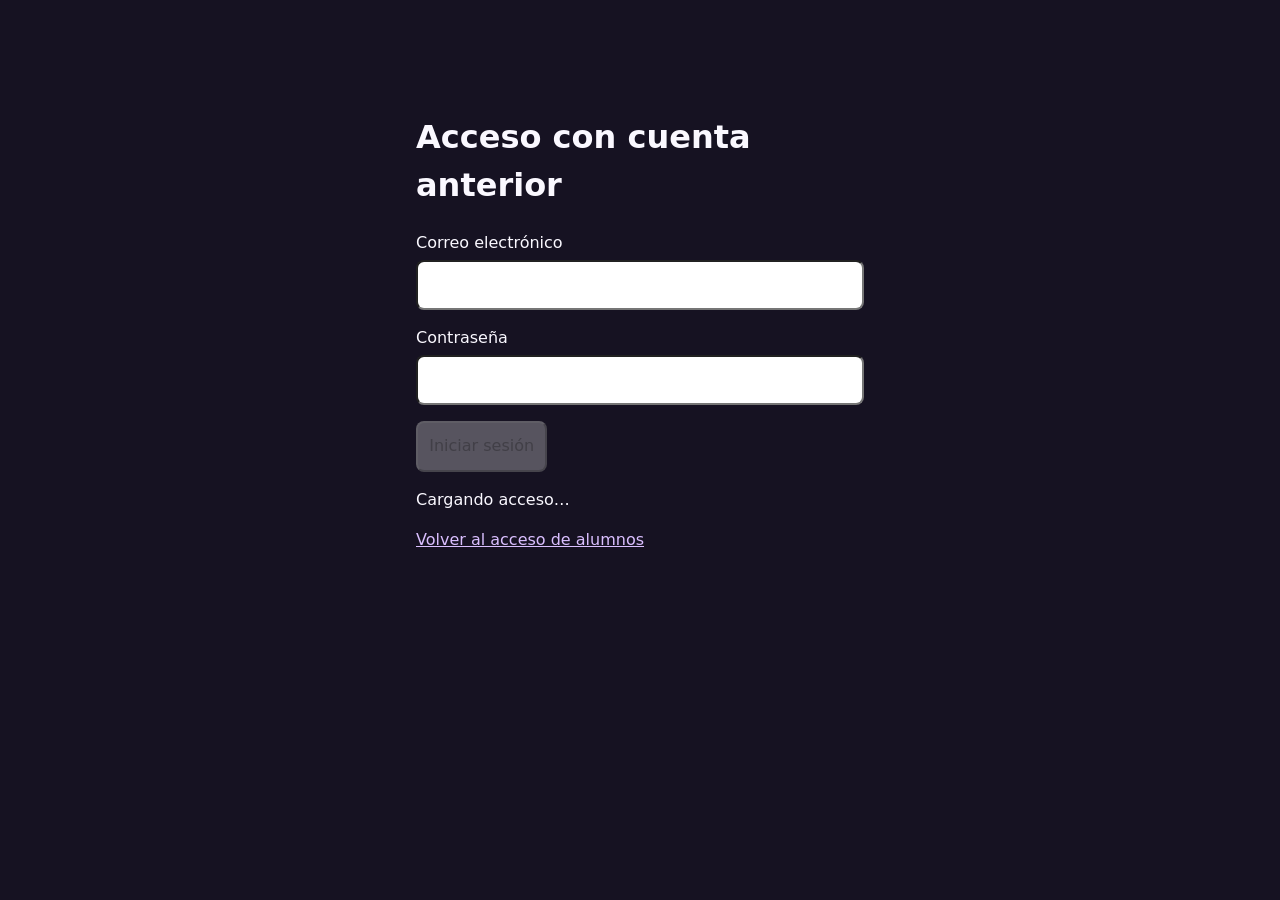
<file: acceso-anterior.html>
<!doctype html>
<html lang="es"><meta charset="utf-8"><meta name="viewport" content="width=device-width,initial-scale=1"><title>Acceso anterior · Invest Capital</title>
<style>body{max-width:28rem;margin:8vh auto;padding:1.25rem;background:#161222;color:#faf8ff;font:1rem/1.5 system-ui}label,input{display:block}input,button{box-sizing:border-box;padding:.7rem;font:inherit;border-radius:.5rem}input{width:100%;margin:.3rem 0 1rem}a{color:#dabfff}</style>
<main><h1>Acceso con cuenta anterior</h1><form id="login" method="post"><label>Correo electrónico<input id="email" type="email" autocomplete="username" required></label><label>Contraseña<input id="password" type="password" autocomplete="current-password" required></label><button disabled>Iniciar sesión</button></form><p id="status" role="status">Cargando acceso…</p><a href="index.html?login=1">Volver al acceso de alumnos</a></main>
<script type="module">
import {getFirebaseAuth,ADMIN_EMAIL} from './backend.js?v=95';
const form=document.getElementById('login'), button=form.querySelector('button'), status=document.getElementById('status');
form.onsubmit=async event=>{
  event.preventDefault();
  if(button.disabled)return;
  button.disabled=true; status.textContent='Comprobando la cuenta…';
  try{
    const email=document.getElementById('email').value.trim();
    if(email.toLowerCase()===ADMIN_EMAIL.toLowerCase())throw Error();
    const f=await getFirebaseAuth();
    await f.Auth.signInWithEmailAndPassword(f.auth,email,document.getElementById('password').value);
    form.reset();location.replace('app.html');
  }catch{status.textContent='No se pudo iniciar sesión. Revisa tus datos y tu conexión.';button.disabled=false;}
};
button.disabled=false;status.textContent='';
</script></html>
</file>
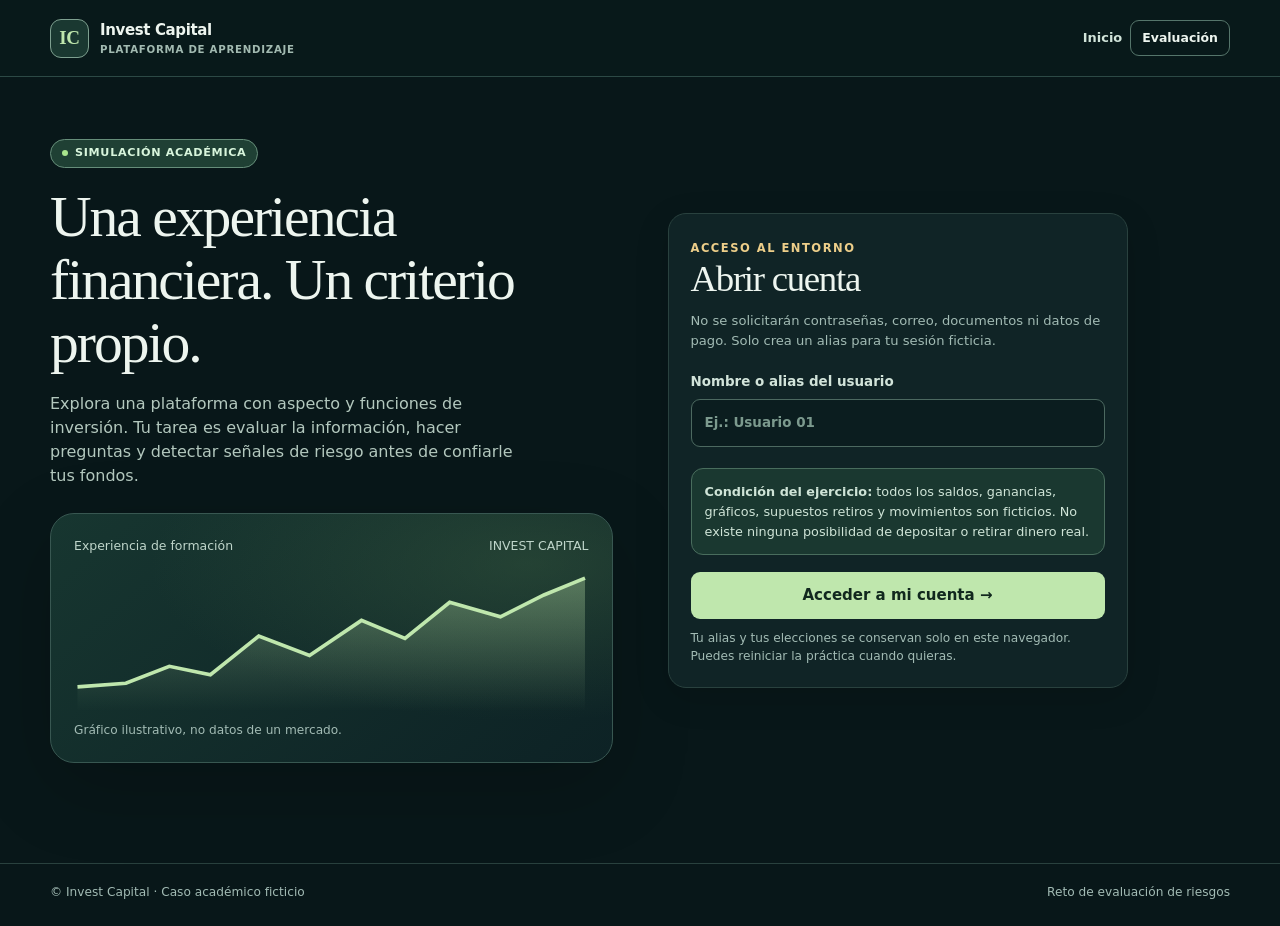
<file: acceso.html>
<!doctype html><html lang="es"><head><meta charset="utf-8"><meta name="viewport" content="width=device-width,initial-scale=1"><meta name="theme-color" content="#081719"><meta name="description" content="Acceso sin datos personales al caso práctico de Invest Capital."><title>Acceso | Invest Capital — Aula</title><link rel="stylesheet" href="./estilo.css"></head><body>
<header class="site-header"><nav class="wrap nav"><a class="brand" href="./index.html"><span class="brand-mark">IC</span><span>Invest Capital<small>PLATAFORMA DE APRENDIZAJE</small></span></a><div class="nav-actions"><a class="optional" href="./index.html">Inicio</a><a class="btn outline" href="./aula.html">Evaluación</a></div></nav></header>
<main class="wrap intro"><div><span class="pill"><span class="dot"></span> Simulación académica</span><h1>Una experiencia financiera. Un criterio propio.</h1><p class="lead">Explora una plataforma con aspecto y funciones de inversión. Tu tarea es evaluar la información, hacer preguntas y detectar señales de riesgo antes de confiarle tus fondos.</p><div class="visual" style="margin-top:25px;min-height:0;padding:23px"><div class="mock-head"><span>Experiencia de formación</span><span>INVEST CAPITAL</span></div><svg class="sparkline" viewBox="0 0 420 120" role="img" aria-label="Gráfica hipotética de crecimiento con fluctuaciones"><defs><linearGradient id="linefill" x1="0" y1="0" x2="0" y2="1"><stop stop-color="#bfe7ad" stop-opacity=".35"/><stop offset="1" stop-color="#bfe7ad" stop-opacity="0"/></linearGradient></defs><path d="M0 100 L40 97 L76 83 L110 90 L150 58 L192 74 L235 45 L271 60 L308 30 L350 42 L386 24 L420 10 L420 120 L0 120Z" fill="url(#linefill)"/><path d="M0 100 L40 97 L76 83 L110 90 L150 58 L192 74 L235 45 L271 60 L308 30 L350 42 L386 24 L420 10" fill="none" stroke="#bfe7ad" stroke-width="3"/></svg><p class="hint">Gráfico ilustrativo, no datos de un mercado.</p></div></div>
<section class="box access-card" aria-labelledby="login-title"><span class="eyebrow">Acceso al entorno</span><h2 id="login-title">Abrir cuenta</h2><p class="muted small" style="margin-top:12px">No se solicitarán contraseñas, correo, documentos ni datos de pago. Solo crea un alias para tu sesión ficticia.</p><form id="start-form"><label class="field" for="alias">Nombre o alias del usuario<input id="alias" name="alias" placeholder="Ej.: Usuario 01" maxlength="32" minlength="2" autocomplete="off" required></label><div class="notice"><strong>Condición del ejercicio:</strong> todos los saldos, ganancias, gráficos, supuestos retiros y movimientos son ficticios. No existe ninguna posibilidad de depositar o retirar dinero real.</div><button class="btn" type="submit">Acceder a mi cuenta →</button></form><p class="hint">Tu alias y tus elecciones se conservan solo en este navegador. Puedes reiniciar la práctica cuando quieras.</p></section></main>
<footer class="footer"><div class="wrap"><span>© Invest Capital · Caso académico ficticio</span><a href="./aula.html">Reto de evaluación de riesgos</a></div></footer>
<script>const form=document.getElementById('start-form');const alias=document.getElementById('alias');const prior=localStorage.getItem('ic-alias');if(prior)alias.value=prior;form.addEventListener('submit',e=>{e.preventDefault();const v=alias.value.trim().slice(0,32);if(v.length<2)return;localStorage.setItem('ic-alias',v);location.href='./panel.html';});</script>
</body></html>
</file>
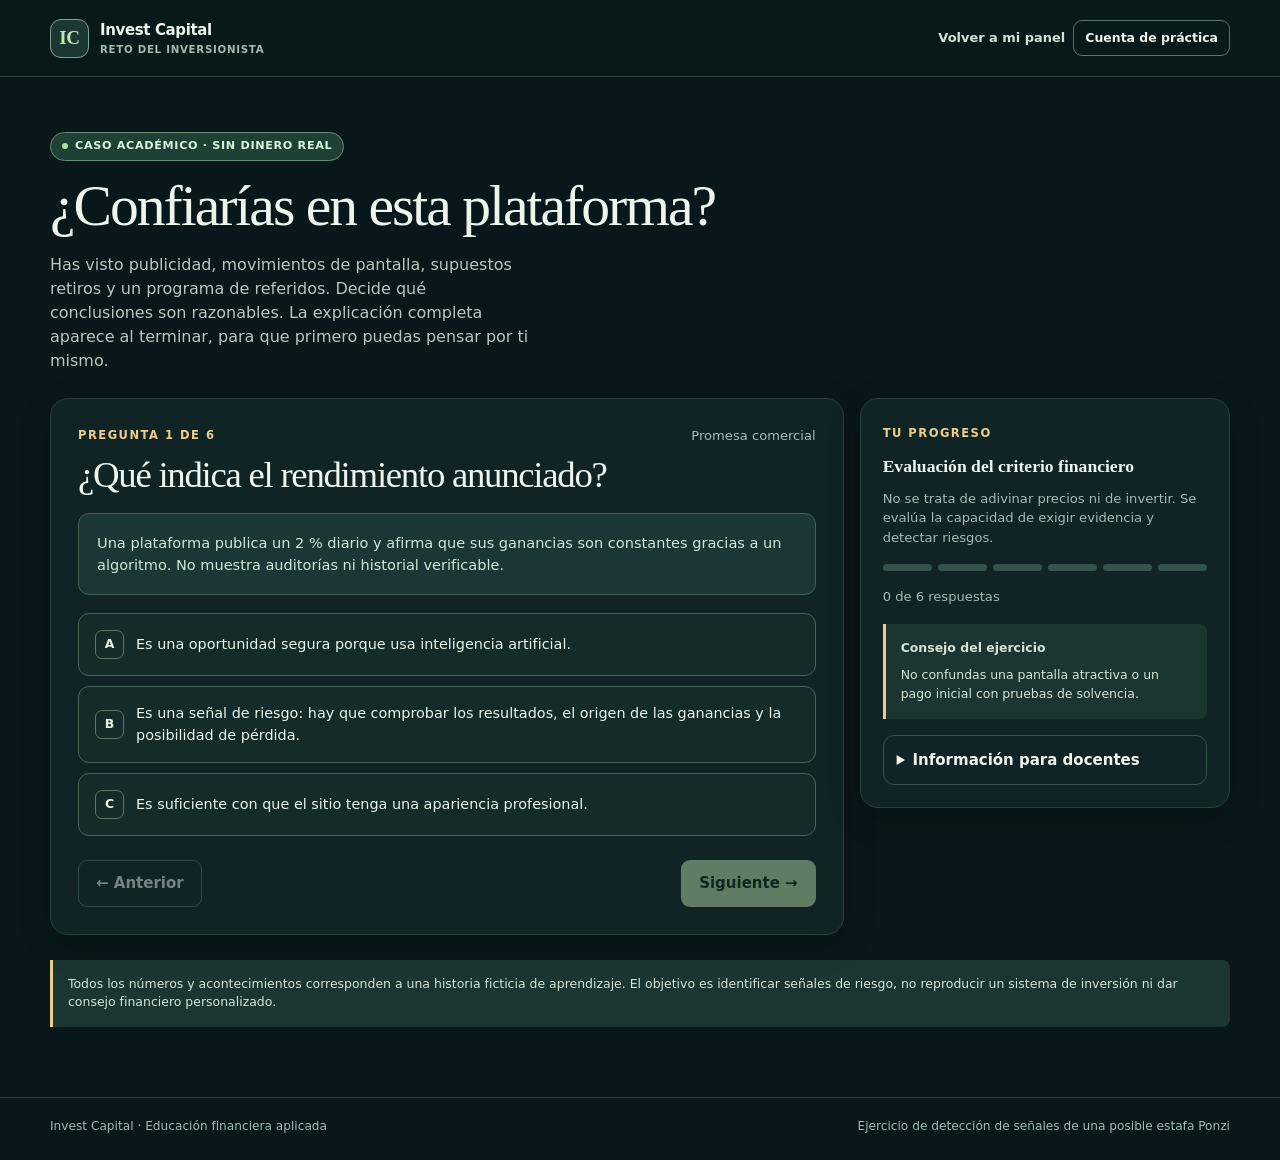
<file: aula.html>
<!doctype html><html lang="es"><head><meta charset="utf-8"><meta name="viewport" content="width=device-width,initial-scale=1"><meta name="theme-color" content="#081719"><meta name="description" content="Evaluación de señales de fraude en una inversión ficticia."><title>Reto del inversionista | Invest Capital</title><link rel="stylesheet" href="./estilo.css"></head><body>
<header class="site-header"><nav class="wrap nav"><a class="brand" href="./index.html"><span class="brand-mark">IC</span><span>Invest Capital<small>RETO DEL INVERSIONISTA</small></span></a><div class="nav-actions"><a class="optional" href="./panel.html">Volver a mi panel</a><a class="btn outline" href="./acceso.html">Cuenta de práctica</a></div></nav></header>
<main class="wrap"><div class="question-head"><span class="pill"><span class="dot"></span> Caso académico · sin dinero real</span><h1>¿Confiarías en esta plataforma?</h1><p class="lead" style="margin-top:16px">Has visto publicidad, movimientos de pantalla, supuestos retiros y un programa de referidos. Decide qué conclusiones son razonables. La explicación completa aparece al terminar, para que primero puedas pensar por ti mismo.</p></div>
<div class="question-layout" id="quiz-layout"><section class="box question-card" aria-live="polite"><div class="between"><span class="eyebrow" id="question-number">Pregunta 1 de 6</span><span class="small muted" id="question-theme">Promesa comercial</span></div><h2 id="question-title">¿Qué indica el rendimiento anunciado?</h2><div class="case" id="question-case">La web publicita una ganancia diaria excepcional, pero no explica ni verifica su procedencia.</div><div class="choices" id="choices"></div><div class="question-controls"><button type="button" class="btn outline" id="previous">← Anterior</button><button type="button" class="btn" id="next" disabled>Siguiente →</button></div></section>
<aside class="box quiz-side"><span class="eyebrow">Tu progreso</span><h3 style="font:600 1.1rem Georgia,serif;margin:12px 0">Evaluación del criterio financiero</h3><p class="muted small">No se trata de adivinar precios ni de invertir. Se evalúa la capacidad de exigir evidencia y detectar riesgos.</p><div class="progress-row" id="progress"></div><p class="small muted" id="progress-text">0 de 6 respuestas</p><div class="callout"><strong>Consejo del ejercicio</strong><p style="margin-top:8px">No confundas una pantalla atractiva o un pago inicial con pruebas de solvencia.</p></div><details class="teacher-details"><summary>Información para docentes</summary><p>Actividad de 6 preguntas. Haz que los alumnos justifiquen sus decisiones antes de revelar el diagnóstico. La puntuación se calcula localmente y no se envía a ningún servidor.</p></details></aside></div>
<section id="result" class="result hidden" aria-live="polite"><span class="eyebrow">Diagnóstico del caso</span><h2 id="result-title">Resultados</h2><p id="result-score"></p><div id="explanations" style="margin-top:21px"></div><div class="between" style="flex-wrap:wrap;gap:10px;margin-top:20px"><button class="btn outline" type="button" id="retry">Volver a intentarlo</button><button class="btn" type="button" id="print">Imprimir o guardar informe</button><a href="./panel.html" class="btn ghost">Volver al panel →</a></div></section>
<div class="callout" style="margin:25px 0 50px">Todos los números y acontecimientos corresponden a una historia ficticia de aprendizaje. El objetivo es identificar señales de riesgo, no reproducir un sistema de inversión ni dar consejo financiero personalizado.</div>
</main><footer class="footer"><div class="wrap"><span>Invest Capital · Educación financiera aplicada</span><span>Ejercicio de detección de señales de una posible estafa Ponzi</span></div></footer>
<script>
const quiz=[
{theme:'Promesa comercial',title:'¿Qué indica el rendimiento anunciado?',case:'Una plataforma publica un 2 % diario y afirma que sus ganancias son constantes gracias a un algoritmo. No muestra auditorías ni historial verificable.',options:['Es una oportunidad segura porque usa inteligencia artificial.','Es una señal de riesgo: hay que comprobar los resultados, el origen de las ganancias y la posibilidad de pérdida.','Es suficiente con que el sitio tenga una apariencia profesional.'],answer:1,explanation:'Los retornos extraordinarios y aparentemente estables no prueban fraude por sí solos, pero exigen evidencias rigurosas. Un algoritmo no elimina el riesgo.'},
{theme:'Transparencia',title:'¿Qué documento sería realmente útil?',case:'El promotor enseña una captura de un certificado y afirma que la empresa está registrada, pero no da el organismo de supervisión ni el identificador comprobable.',options:['Un registro regulatorio oficial consultable, estados auditados y datos verificables de la entidad.','Una fotografía del certificado enviada por WhatsApp.','Un video de una persona mostrando su cuenta.'],answer:0,explanation:'La verificación debe hacerse en fuentes independientes y oficiales; registro mercantil y regulación financiera no son lo mismo.'},
{theme:'Primer retiro',title:'¿Qué demuestra un retiro inicial?',case:'Un participante afirma que retiró 15 dólares y publica una captura de pantalla. Otro dice haber recibido una cantidad pequeña.',options:['Que todos los depósitos estarán protegidos.','Que la empresa tiene beneficios sostenibles.','Que puede haber pagos iniciales, pero no demuestra la procedencia de los fondos ni la solvencia.'],answer:2,explanation:'Muchos fraudes realizan pagos iniciales. El hecho de haber cobrado no confirma el modelo económico ni que los demás puedan retirar.'},
{theme:'Referidos',title:'¿Qué debes investigar sobre las comisiones?',case:'Una parte importante de la promoción incentiva a cada miembro a invitar a dos o más personas, con comisiones recurrentes.',options:['Cómo se financian las comisiones y si los pagos dependen del ingreso de nuevos participantes.','El número de amigos que puedo incorporar antes que los demás.','Si el logo de la aplicación aparece en más redes sociales.'],answer:0,explanation:'Cuando una estructura depende principalmente de nuevas aportaciones para cumplir promesas anteriores, puede comportarse como un esquema piramidal o Ponzi.'},
{theme:'Retiros',title:'¿Qué hacer ante una comisión de desbloqueo?',case:'Al intentar retirar el saldo, la supuesta asistencia dice que es obligatorio enviar un nuevo pago para desbloquear el dinero.',options:['Enviar el importe rápidamente para no perder el plazo.','No enviar más fondos; guardar evidencias y consultar con la entidad financiera y autoridades pertinentes.','Invitar a otros usuarios para obtener créditos y pagar la comisión.'],answer:1,explanation:'La exigencia de aportar más dinero para desbloquear fondos es una señal especialmente grave. Nunca se debe pagar desde este simulador: no hay pagos reales.'},
{theme:'Conclusión',title:'¿Cuál es la evaluación responsable?',case:'Has visto rentabilidades extremas, ganancias sin auditoría, pagos iniciales, fuerte captación por referidos y retiros bloqueados.',options:['No se puede afirmar nada y conviene seguir aportando dinero.','La calidad del sitio web demuestra que es una institución legítima.','Hay señales compatibles con un posible esquema Ponzi. No invertiría sin pruebas independientes y alertaría sobre los riesgos.'],answer:2,explanation:'El conjunto de señales es compatible con el modus operandi de un esquema Ponzi, aunque una conclusión sobre un caso real requiere pruebas y análisis de las autoridades.'}
];
const $=id=>document.getElementById(id);let idx=0;let answers=Array(quiz.length).fill(null);const store=()=>localStorage.setItem('ic-answers',JSON.stringify(answers));try{const previous=JSON.parse(localStorage.getItem('ic-answers')||'null');if(Array.isArray(previous)&&previous.length===quiz.length)answers=previous.map((x,i)=>Number.isInteger(x)&&x>=0&&x<quiz[i].options.length?x:null)}catch{}
function render(){const q=quiz[idx];$('question-number').textContent=`Pregunta ${idx+1} de ${quiz.length}`;$('question-theme').textContent=q.theme;$('question-title').textContent=q.title;$('question-case').textContent=q.case;$('choices').innerHTML='';q.options.forEach((option,i)=>{const b=document.createElement('button');b.type='button';b.className='choice'+(answers[idx]===i?' selected':'');b.setAttribute('aria-pressed',String(answers[idx]===i));const l=document.createElement('span');l.className='letter';l.textContent=String.fromCharCode(65+i);const t=document.createElement('span');t.textContent=option;b.append(l,t);b.onclick=()=>{answers[idx]=i;store();render()};$('choices').append(b)});$('previous').disabled=idx===0;$('next').disabled=answers[idx]===null;$('next').textContent=idx===quiz.length-1?'Ver diagnóstico →':'Siguiente →';$('progress').innerHTML=answers.map(x=>`<i class="${x!==null?'filled':''}"></i>`).join('');$('progress-text').textContent=`${answers.filter(x=>x!==null).length} de ${quiz.length} respuestas`}
$('previous').onclick=()=>{if(idx>0)idx--;render()};$('next').onclick=()=>{if(answers[idx]===null)return;if(idx<quiz.length-1){idx++;render();return}showResults()};
function showResults(){const count=answers.filter((x,i)=>x===quiz[i].answer).length;$('quiz-layout').classList.add('hidden');$('result').classList.remove('hidden');$('result-title').textContent=`${count} de ${quiz.length} decisiones bien fundamentadas`;$('result-score').textContent=count>=5?'Reconociste la mayoría de señales. El objetivo es mantener ese criterio en escenarios reales.':count>=3?'Identificaste varios riesgos, pero algunas señales podrían pasar inadvertidas. Revisa el análisis.':'El ejercicio muestra lo fácil que puede ser confiar en una apariencia profesional. Revisa las pruebas que faltaban.';$('explanations').innerHTML='';quiz.forEach((q,i)=>{const div=document.createElement('div');div.className='explain';const h=document.createElement('strong');h.textContent=`${i+1}. ${q.title} — ${answers[i]===q.answer?'Acertaste':'Para revisar'}`;const p=document.createElement('p');p.textContent=q.explanation;div.append(h,p);$('explanations').append(div)});$('result').scrollIntoView({behavior:'smooth',block:'start'})}
$('retry').onclick=()=>{answers=Array(quiz.length).fill(null);idx=0;store();$('result').classList.add('hidden');$('quiz-layout').classList.remove('hidden');render();scrollTo({top:0,behavior:'smooth'})};$('print').onclick=()=>print();render();
</script><style>@media print{.site-header,.footer,.question-head,.question-layout,.callout,.result .btn{display:none!important}body{background:white;color:black}.result{border:0;background:white;display:block!important}.result p,.explain p{color:#333}}@media(max-width:600px){.question-layout .box{padding:18px}}</style></body></html>
</file>
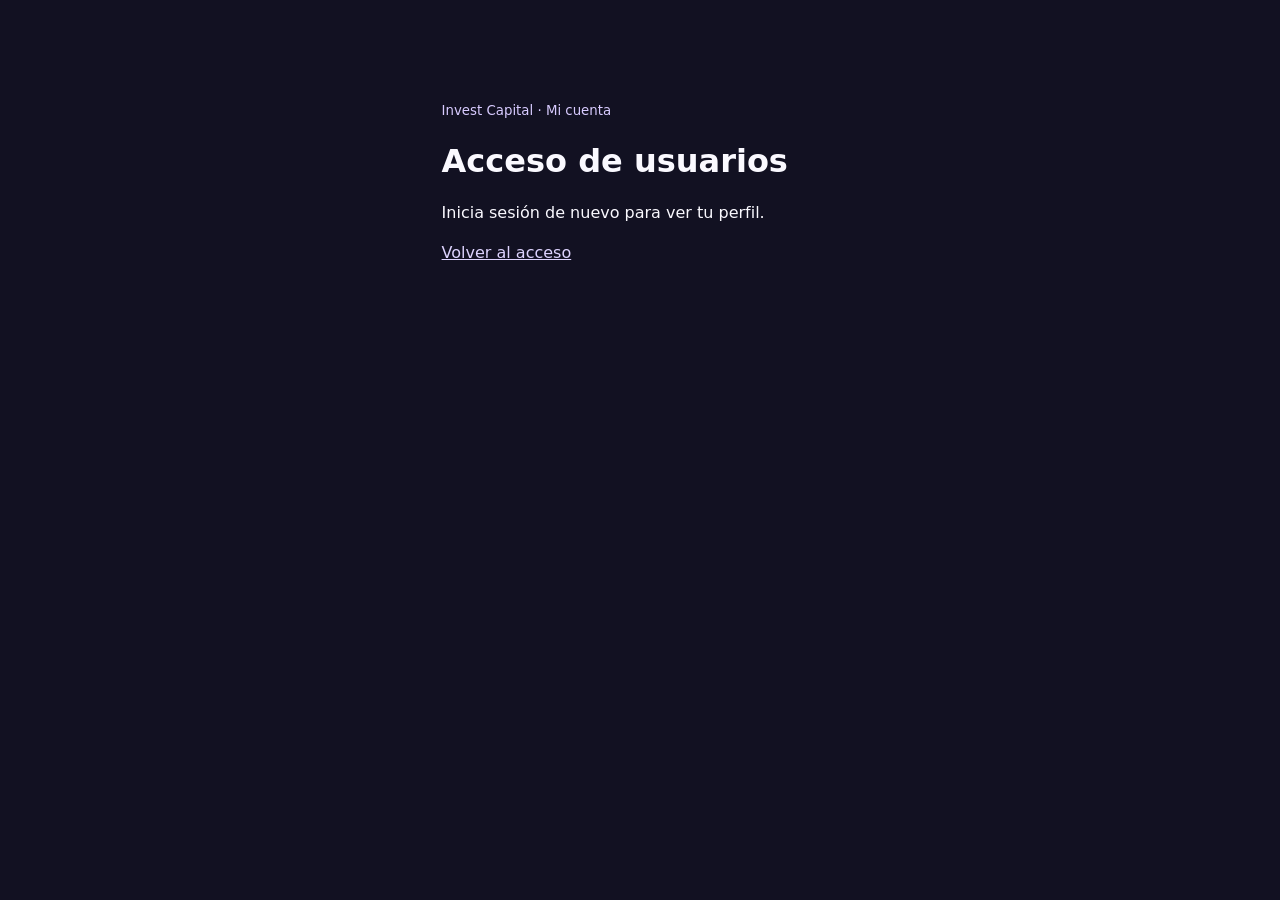
<file: cuenta.html>
<!doctype html>
<html lang="es"><head><meta charset="utf-8"><meta name="viewport" content="width=device-width,initial-scale=1"><meta name="referrer" content="no-referrer"><title>Invest Capital · Mi cuenta</title>
<style>*{box-sizing:border-box}body{background:#121122;color:#faf9ff;font:1rem/1.5 system-ui;margin:0}main{max-width:28rem;margin:8vh auto;padding:1.6rem}h1{line-height:1.15}label{display:block;margin:1rem 0}input,button{font:inherit;border-radius:.5rem;padding:.7rem}input{width:100%;border:1px solid #88849b}button{background:#ded4ff;color:#211339;border:0;cursor:pointer;margin:.25rem .25rem .25rem 0}button:disabled{opacity:.6}small{color:#d8cbff}</style></head>
<body><main><small>Invest Capital · Mi cuenta</small>
<h1 id="title">Mi cuenta</h1>
<p id="status" role="status" aria-live="polite">Comprobando la sesión…</p>
<form id="verify" hidden><label>Correo electrónico<input type="email" name="email" autocomplete="email" required></label><label>Código recibido por correo<input name="token" inputmode="numeric" autocomplete="one-time-code" pattern="[0-9]{6,10}" required></label><button>Confirmar código</button></form>
<form id="change" hidden><label>Nueva contraseña<input type="password" name="password" autocomplete="new-password" minlength="8" required></label><button>Guardar contraseña</button></form>
<section id="profile" hidden><p id="name"></p><p id="email"></p><form id="solicitud"><h2>Solicitud de práctica</h2><label>Tipo<select name="tipo"><option>Crédito de práctica</option><option>Activación de plan de práctica</option><option>Retiro de práctica</option></select></label>
<label>Importe en unidades de práctica<input type="number" min="0.01" step="0.01" max="1000000000" required name="importe"></label>
<button>Enviar al administrador</button></form><p id="avisoSolicitud" role="status"></p><button id="logout">Cerrar sesión</button></section>
<p><a style="color:#ded4ff" href="index.html?login=1">Volver al acceso</a></p></main>
<script src="config.js"></script><script src="supabase.js"></script><script type="module" src="cuenta.js?v=2"></script></body></html>
</file>
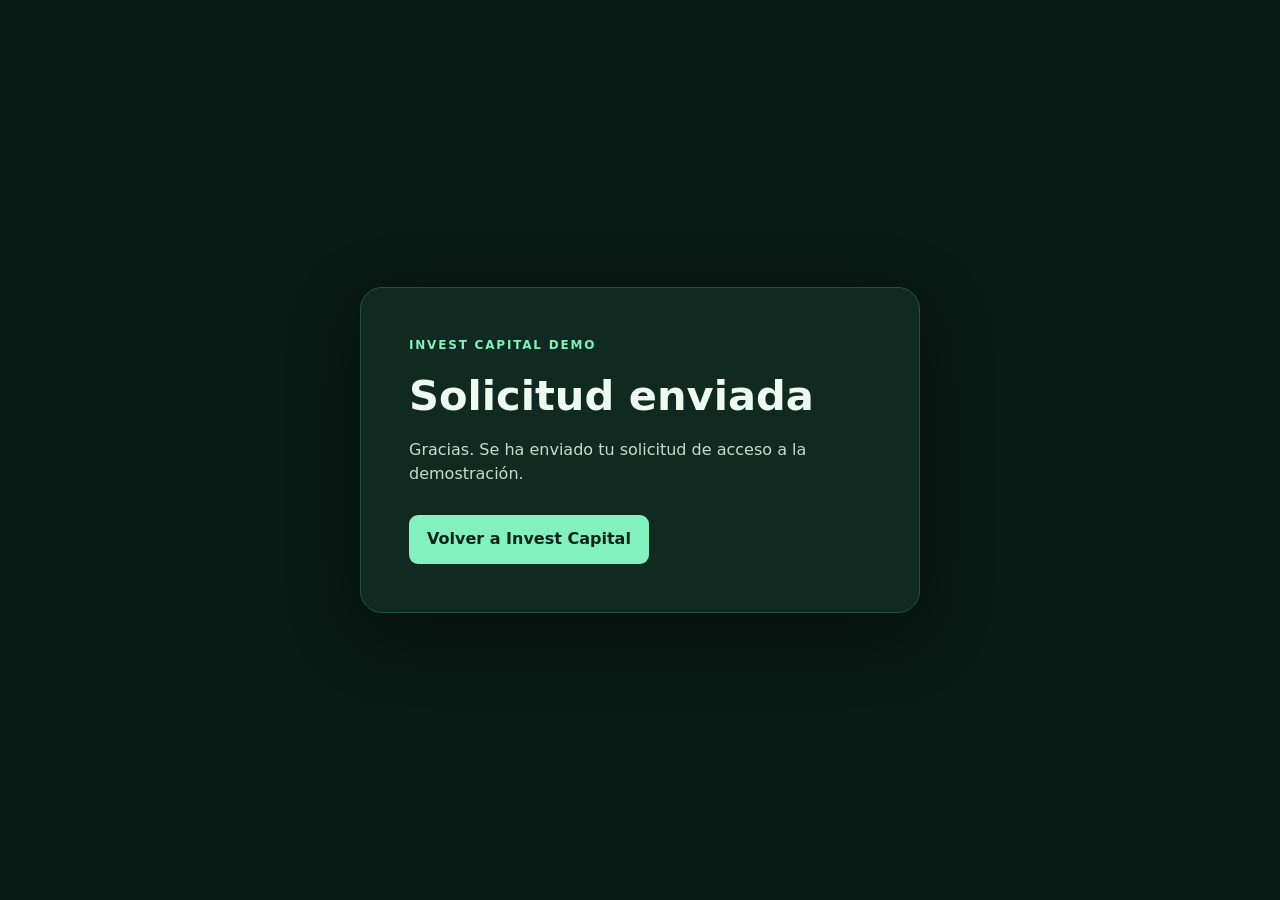
<file: gracias.html>
<!doctype html>
<html lang="es">
<head>
<meta charset="utf-8">
<meta name="viewport" content="width=device-width, initial-scale=1">
<title>Solicitud enviada | Invest Capital Demo</title>
<style>
:root{color-scheme:dark}
*{box-sizing:border-box}
body{min-height:100vh;margin:0;display:grid;place-items:center;padding:24px;background:#091914;color:#edf9f1;font:16px/1.55 system-ui,sans-serif}
main{width:min(100%,560px);padding:clamp(24px,6vw,48px);border:1px solid #285142;border-radius:22px;background:#112a21;box-shadow:0 20px 70px #0005}
.brand{color:#82f1bd;font-size:.75rem;font-weight:750;letter-spacing:.15em;text-transform:uppercase}
h1{font-size:clamp(1.8rem,6vw,2.6rem);line-height:1.1;margin:.45em 0}
p{color:#c2ded0}
a{display:inline-block;margin-top:12px;padding:12px 18px;border-radius:9px;background:#82f1bd;color:#09231a;font-weight:750;text-decoration:none}
a:hover{background:#b3f9d5}
a:focus-visible{outline:3px solid white;outline-offset:4px}
</style>
</head>
<body>
<main>
  <div class="brand">Invest Capital Demo</div>
  <h1>Solicitud enviada</h1>
  <p>Gracias. Se ha enviado tu solicitud de acceso a la demostración.</p>
  <a href="./">Volver a Invest Capital</a>
</main>
</body>
</html>
</file>
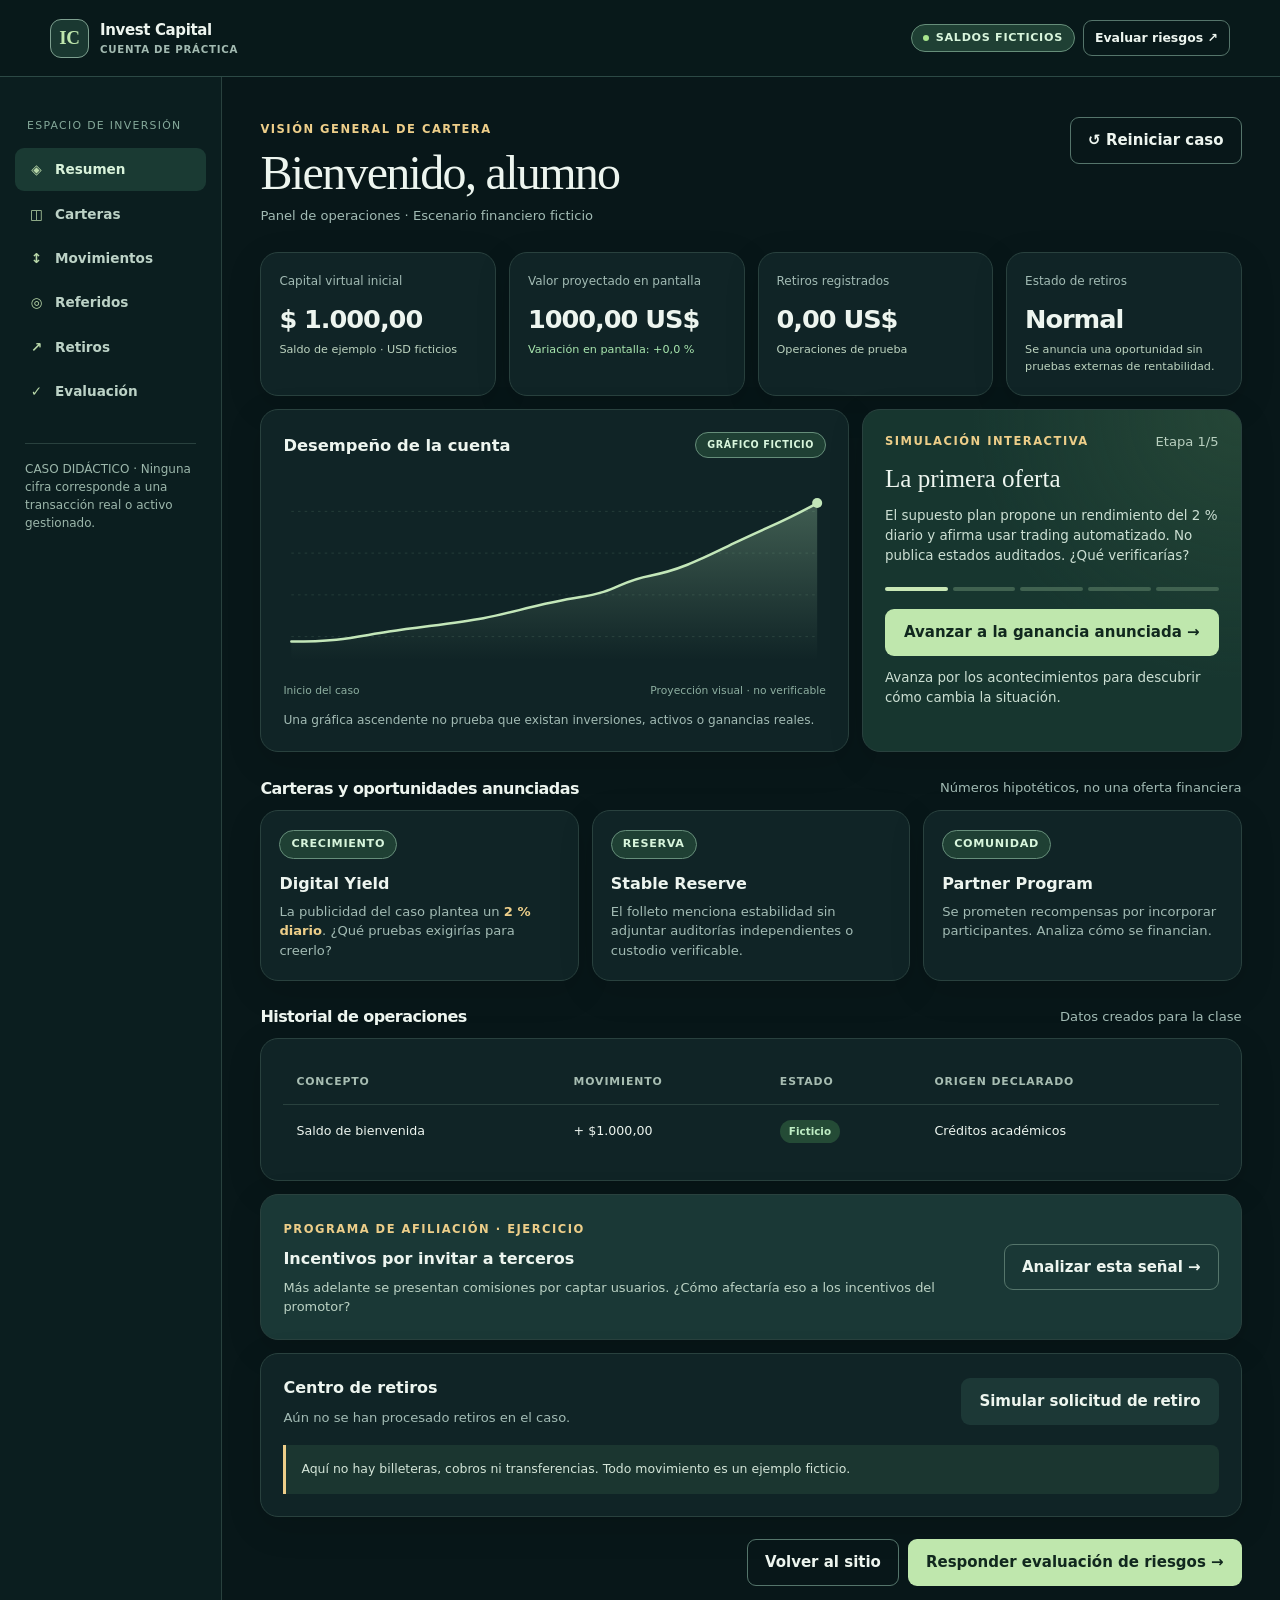
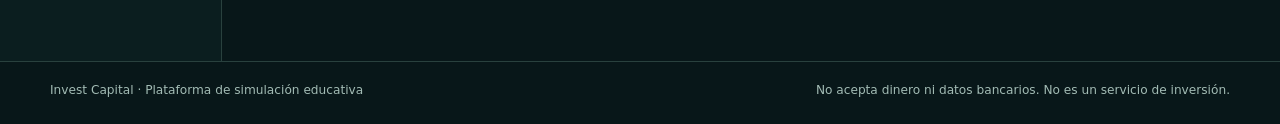
<file: panel.html>
<!doctype html><html lang="es"><head><meta charset="utf-8"><meta name="viewport" content="width=device-width,initial-scale=1"><meta name="theme-color" content="#081719"><meta name="description" content="Panel financiero ficticio para clase: Invest Capital."><title>Panel | Invest Capital — Simulación</title><link rel="stylesheet" href="./estilo.css"></head><body>
<header class="site-header"><nav class="wrap nav"><a class="brand" href="./index.html"><span class="brand-mark">IC</span><span>Invest Capital<small>CUENTA DE PRÁCTICA</small></span></a><div class="nav-actions"><span class="pill"><span class="dot"></span> Saldos ficticios</span><a class="btn outline" href="./aula.html">Evaluar riesgos ↗</a></div></nav></header>
<div class="dash-layout"><aside class="side"><div class="side-label">Espacio de inversión</div><a href="#resumen" class="active"><span class="icon">◈</span> Resumen</a><a href="#carteras"><span class="icon">◫</span> Carteras</a><a href="#movimientos"><span class="icon">↕</span> Movimientos</a><a href="#referidos"><span class="icon">◎</span> Referidos</a><a href="#retiros"><span class="icon">↗</span> Retiros</a><a href="./aula.html"><span class="icon">✓</span> Evaluación</a><p class="side-note">CASO DIDÁCTICO · Ninguna cifra corresponde a una transacción real o activo gestionado.</p></aside>
<main class="dash-main" id="resumen"><div class="welcome"><div><span class="eyebrow">Visión general de cartera</span><h1>Bienvenido, <span id="username">alumno</span></h1><p class="muted small">Panel de operaciones · Escenario financiero ficticio</p></div><button class="btn outline" id="reset" type="button">↺ Reiniciar caso</button></div>
<section class="stats" aria-label="Indicadores ficticios"><div class="box stat"><div class="label">Capital virtual inicial</div><div class="num">$ 1.000,00</div><div class="sub">Saldo de ejemplo · USD ficticios</div></div><div class="box stat"><div class="label">Valor proyectado en pantalla</div><div class="num" id="balance">$ 1.000,00</div><div class="sub positive" id="balance-sub">Variación: +0,00 %</div></div><div class="box stat"><div class="label">Retiros registrados</div><div class="num" id="withdrawn">$ 0,00</div><div class="sub">Operaciones de prueba</div></div><div class="box stat"><div class="label">Estado de retiros</div><div class="num" id="status">Normal</div><div class="sub" id="status-sub">Situación simulada</div></div></section>
<div class="dashboard-grid"><section class="box chartbox" aria-label="Gráfico demostrativo"><div class="panel-head"><h2>Desempeño de la cuenta</h2><span class="pill" style="font-size:.6rem">Gráfico ficticio</span></div><svg viewBox="0 0 650 245" role="img" aria-label="Curva ilustrativa sin datos reales"><defs><linearGradient id="chartarea" x1="0" y1="0" x2="0" y2="1"><stop offset="0" stop-color="#aadcb1" stop-opacity=".31"/><stop offset="1" stop-color="#aadcb1" stop-opacity="0"/></linearGradient></defs><path d="M10 40H640 M10 90H640 M10 140H640 M10 190H640" stroke="#28413d" fill="none" stroke-dasharray="3 5"/><path d="M10 196 C70 196 87 190 127 184 S207 174 240 168 S309 150 355 143 S402 124 440 117 S505 95 545 76 S605 50 640 30 L640 218 L10 218 Z" fill="url(#chartarea)"/><path d="M10 196 C70 196 87 190 127 184 S207 174 240 168 S309 150 355 143 S402 124 440 117 S505 95 545 76 S605 50 640 30" fill="none" stroke="#c3e7b9" stroke-width="3" stroke-linecap="round"/><circle cx="640" cy="30" r="6" fill="#c3e7b9"/></svg><div class="chart-caption"><span>Inicio del caso</span><span>Proyección visual · no verificable</span></div><p class="hint" style="margin-top:12px">Una gráfica ascendente no prueba que existan inversiones, activos o ganancias reales.</p></section>
<section class="box scenario-box"><div class="between"><span class="eyebrow">Simulación interactiva</span><span class="small" id="step-label">Etapa 1/5</span></div><h3 id="stage-title">La primera oferta</h3><p id="stage-desc">Se presenta un plan con una rentabilidad extraordinariamente alta. Decide cómo actuarías antes de entregar dinero.</p><div class="step-indicator" id="steps"><i class="on"></i><i></i><i></i><i></i><i></i></div><button class="btn" type="button" id="advance">Continuar con el caso →</button><p class="hint" style="margin-top:12px">Avanza por los acontecimientos para descubrir cómo cambia la situación.</p></section></div>
<section class="section-title" id="carteras"><h2>Carteras y oportunidades anunciadas</h2><span class="muted small">Números hipotéticos, no una oferta financiera</span></section><div class="stats portfolio-grid" id="plan-grid"><div class="box stat"><span class="pill">Crecimiento</span><h3 style="margin:13px 0 6px">Digital Yield</h3><p class="muted small">La publicidad del caso plantea un <strong style="color:var(--gold)">2 % diario</strong>. ¿Qué pruebas exigirías para creerlo?</p></div><div class="box stat"><span class="pill">Reserva</span><h3 style="margin:13px 0 6px">Stable Reserve</h3><p class="muted small">El folleto menciona estabilidad sin adjuntar auditorías independientes o custodio verificable.</p></div><div class="box stat"><span class="pill">Comunidad</span><h3 style="margin:13px 0 6px">Partner Program</h3><p class="muted small">Se prometen recompensas por incorporar participantes. Analiza cómo se financian.</p></div></div>
<section class="section-title" id="movimientos"><h2>Historial de operaciones</h2><span class="muted small">Datos creados para la clase</span></section><div class="box table-wrap"><table class="table"><thead><tr><th>Concepto</th><th>Movimiento</th><th>Estado</th><th>Origen declarado</th></tr></thead><tbody id="transactions"><tr><td>Saldo de bienvenida</td><td>+ $1.000,00</td><td><span class="tag">Ficticio</span></td><td>Créditos de clase</td></tr></tbody></table></div>
<section class="box ref-card" id="referidos"><div><span class="eyebrow">Programa de afiliación · ejercicio</span><h3>Incentivos por invitar a terceros</h3><p id="refer-desc">Más adelante se presentan comisiones por captar usuarios. ¿Cómo afectaría eso a los incentivos del promotor?</p></div><a class="btn outline" href="./aula.html">Analizar esta señal →</a></section>
<section class="box" id="retiros"><div class="between" style="gap:15px;flex-wrap:wrap"><div><h3>Centro de retiros</h3><p class="muted small" id="withdraw-desc">El siguiente acontecimiento del caso mostrará una solicitud ficticia.</p></div><button class="btn ghost" id="withdraw-test" type="button">Simular solicitud de retiro</button></div><div class="callout" id="withdraw-message" role="status">Este es un entorno educativo. Nunca se generan transferencias, pagos, comisiones o retiros reales.</div></section>
<div style="display:flex;justify-content:flex-end;gap:9px;flex-wrap:wrap;margin-top:22px"><a class="btn outline" href="./index.html">Volver al sitio</a><a class="btn" href="./aula.html">Responder evaluación de riesgos →</a></div>
</main></div>
<footer class="footer" style="margin-top:0"><div class="wrap"><span>Invest Capital · Plataforma de simulación educativa</span><span>No acepta dinero ni datos bancarios. No es un servicio de inversión.</span></div></footer>
<script>
const $=id=>document.getElementById(id);const format=n=>new Intl.NumberFormat('es-ES',{style:'currency',currency:'USD'}).format(n);
$('username').textContent=localStorage.getItem('ic-alias')||'alumno';let stage=Number(localStorage.getItem('ic-stage')||0);if(!Number.isInteger(stage)||stage<0||stage>4)stage=0;
const stages=[
 {title:'La primera oferta',desc:'El supuesto plan propone un rendimiento del 2 % diario y afirma usar trading automatizado. No publica estados auditados. ¿Qué verificarías?',balance:1000,withdrawn:0,status:'Normal',hint:'Se anuncia una oportunidad sin pruebas externas de rentabilidad.',action:'Avanzar a la ganancia anunciada →'},
 {title:'Ganancia en pantalla',desc:'Tras unos días, la pantalla suma 60 USD a la cuenta virtual. Recuerda: un número en una web no demuestra beneficio real.',balance:1060,withdrawn:0,status:'Normal',hint:'Se registra una ganancia contable, pero no se acredita su origen.',action:'Comprobar un primer retiro →'},
 {title:'Primer retiro autorizado',desc:'Se muestra un retiro pequeño de 15 USD como completado. Esta operación, aun si fuera real, no verificaría el modelo de negocio.',balance:1045,withdrawn:15,status:'Normal',hint:'En el caso, un retiro pequeño aparece procesado.',action:'Explorar los referidos →'},
 {title:'Expansión por referidos',desc:'Los participantes empiezan a recibir incentivos por recomendar la plataforma. Entra más dinero y crecen las obligaciones prometidas.',balance:1105,withdrawn:15,status:'Revisión',hint:'Se incentiva la entrada de nuevos participantes.',action:'Solicitar el retiro final →'},
 {title:'Retiro bloqueado',desc:'La plataforma ficticia declara un mantenimiento y exige una comisión adicional para liberar el saldo. El alumno debe evaluar esta exigencia.',balance:1105,withdrawn:15,status:'Retenido',hint:'La petición de enviar dinero adicional es una señal grave.',action:'Ir a la evaluación →'}
];
function render(){const s=stages[stage];$('stage-title').textContent=s.title;$('stage-desc').textContent=s.desc;$('step-label').textContent=`Etapa ${stage+1}/5`;$('balance').textContent=format(s.balance);$('balance-sub').textContent=`Variación en pantalla: +${((s.balance-1000)/10).toFixed(1).replace('.',',')} %`;$('withdrawn').textContent=format(s.withdrawn);$('status').textContent=s.status;$('status').className='num '+(stage===4?'warntext':'');$('status-sub').textContent=s.hint;$('advance').textContent=s.action;$('steps').innerHTML=Array.from({length:5},(_,i)=>`<i class="${i<=stage?'on':''}"></i>`).join('');let rows=[['Saldo de bienvenida','+ $1.000,00','Ficticio','Créditos académicos','']];if(stage>0)rows.push(['Ganancia publicada','+ $60,00','Registrada','No verificado','gold']);if(stage>1)rows.push(['Retiro de prueba','− $15,00','Completado','Simulado','']);if(stage>2)rows.push(['Ingreso mostrado en panel','+ $60,00','Registrado','Sin auditoría','gold']);if(stage>3)rows.push(['Solicitud de retiro final','− $1.105,00','Bloqueado','Supuesto mantenimiento','red']);$('transactions').innerHTML=rows.map(r=>`<tr><td>${r[0]}</td><td>${r[1]}</td><td><span class="tag ${r[4]}">${r[2]}</span></td><td>${r[3]}</td></tr>`).join('');$('withdraw-desc').textContent=stage<2?'Aún no se han procesado retiros en el caso.':stage<4?'Se muestra un retiro ficticio inicial de 15 USD.':'El retiro final figura bloqueado. Se solicita pagar una comisión adicional, una señal de riesgo.';$('withdraw-message').textContent=stage===4?'ALERTA DE CASO: el supuesto soporte exige una comisión de desbloqueo. No pagues ni envíes dinero real. Este mensaje es parte del ejercicio.':'Aquí no hay billeteras, cobros ni transferencias. Todo movimiento es un ejemplo ficticio.';$('ref-desc').textContent=stage<3?'Más adelante se presentan comisiones por captar usuarios. ¿Cómo afectaría eso a los incentivos del promotor?':'Se anuncia una recompensa por cada nuevo participante. No existe ningún enlace de invitación real en esta práctica.';}
$('advance').addEventListener('click',()=>{if(stage===4){location.href='./aula.html';return}stage++;localStorage.setItem('ic-stage',stage);render()});$('withdraw-test').addEventListener('click',()=>{if(stage<2){stage=2;localStorage.setItem('ic-stage',stage);render()}else if(stage<4){stage=4;localStorage.setItem('ic-stage',stage);render()}else{$('withdraw-message').textContent='La solicitud sigue bloqueada dentro del ejercicio. Nunca debes pagar una comisión real para desbloquear esta simulación.'}});$('reset').addEventListener('click',()=>{stage=0;localStorage.removeItem('ic-stage');localStorage.removeItem('ic-answers');render()});render();
</script></body></html>
</file>
<file: estilo.css>
:root{color-scheme:dark;--bg:#081719;--panel:#102426;--panel2:#142c2c;--line:#29413e;--white:#edf5ef;--muted:#a2bbb4;--mint:#bfe7ad;--gold:#edce89;--red:#ffb5a9;--shadow:0 24px 80px #0003;font-family:Inter,system-ui,-apple-system,"Segoe UI",sans-serif}
*{box-sizing:border-box}html{scroll-behavior:smooth}body{margin:0;background:var(--bg);color:var(--white);line-height:1.5;font-size:15px}a{color:inherit;text-decoration:none}button,input{font:inherit}button{cursor:pointer}button:focus-visible,a:focus-visible,input:focus-visible{outline:3px solid var(--mint);outline-offset:3px}h1,h2,h3,p{margin:0}h1,h2{font-family:Georgia,"Times New Roman",serif;font-weight:500;line-height:1.1;letter-spacing:-.035em}h1{font-size:clamp(2.1rem,5vw,3.6rem)}h2{font-size:clamp(1.6rem,3vw,2.3rem)}.small{font-size:.82rem}.muted{color:var(--muted)}.strong{font-weight:800}.wrap{width:min(1180px,calc(100% - 38px));margin:auto}.pill{display:inline-flex;gap:7px;align-items:center;border-radius:999px;border:1px solid #668e7a;background:#1f4034;padding:5px 11px;color:#d8f5dc;font-size:.7rem;font-weight:850;letter-spacing:.06em;text-transform:uppercase}.dot{width:6px;height:6px;border-radius:50%;background:#a9e58d;display:inline-block}.btn{display:inline-flex;align-items:center;justify-content:center;gap:8px;border:1px solid transparent;border-radius:9px;padding:11px 17px;background:var(--mint);color:#11281e;font-weight:800;min-height:44px;transition:transform .12s,background .15s}.btn:hover{background:#d2f4c6;transform:translateY(-1px)}.btn.outline{background:transparent;color:var(--white);border-color:#55756b}.btn.outline:hover{background:#214237}.btn.ghost{background:#1c3836;color:#edf5ee}.btn.warn{background:#ffe2bd;color:#492f12}.btn:disabled{opacity:.46;cursor:not-allowed}.site-header{position:sticky;top:0;z-index:20;border-bottom:1px solid #2c4945;background:#091b1bf5;backdrop-filter:blur(12px)}.nav{min-height:76px;display:flex;align-items:center;justify-content:space-between;gap:12px}.brand{display:flex;align-items:center;gap:11px;font-weight:900;letter-spacing:-.025em;white-space:nowrap}.brand-mark{display:grid;place-items:center;width:39px;height:39px;border-radius:11px;border:1px solid #7ea090;background:#1a3831;color:var(--mint);font:700 19px Georgia,serif}.brand small{display:block;color:#a2bab1;font-size:.64rem;font-weight:600;letter-spacing:.07em}.nav-actions{display:flex;gap:8px;align-items:center;flex-wrap:wrap}.nav-actions a{font-size:.81rem;color:#d1e4da;font-weight:700}.nav-actions .btn{font-size:.78rem;min-height:36px;padding:6px 11px}.footer{margin-top:70px;border-top:1px solid var(--line);color:var(--muted);padding:19px 0 25px;font-size:.76rem}.footer .wrap{display:flex;align-items:center;justify-content:space-between;gap:14px;flex-wrap:wrap}.intro{padding:62px 0 30px;display:grid;grid-template-columns:1fr 1fr;align-items:center;gap:55px}.intro h1{margin:17px 0}.lead{color:#b3c8be;font-size:1rem;max-width:480px}.visual{border:1px solid #385751;border-radius:24px;background:radial-gradient(ellipse at 85% 20%,#3f64436b,transparent 56%),linear-gradient(140deg,#173630,#0d2225);padding:32px;box-shadow:var(--shadow);min-height:360px}.mock-head{display:flex;justify-content:space-between;font-size:.78rem;color:#bfd5ca}.mock-number{font-size:3rem;letter-spacing:-.04em;font-weight:700;margin:30px 0 6px}.sparkline{display:block;width:100%;height:auto;max-height:145px;margin:10px 0}.mock-bottom{display:flex;gap:12px}.mock-bottom>div{border:1px solid #466458;padding:12px;border-radius:12px;flex:1}.mock-bottom span{display:block;font-size:.66rem;color:#abc3b9}.mock-bottom b{font-size:1.03rem}.box{border:1px solid var(--line);border-radius:18px;padding:22px;background:var(--panel);box-shadow:0 10px 35px #0002}.box h3{font-size:1rem;margin-bottom:8px}.access-card{max-width:460px}.field{display:flex;flex-direction:column;gap:7px;color:#d2e4da;font-size:.84rem;font-weight:700;margin:21px 0}.field input{background:#0b1d1f;border:1px solid #4c6960;border-radius:9px;padding:13px;color:white;min-height:48px}.field input::placeholder{color:#7c9a8e}.notice{border:1px solid #496d5d;border-radius:12px;background:#1a3830;padding:13px;color:#cfe4d7;font-size:.8rem;line-height:1.55}.access-card .btn{width:100%;margin:17px 0 10px}.hint{font-size:.76rem;color:var(--muted)}.dash-layout{display:grid;grid-template-columns:222px minmax(0,1fr);min-height:calc(100vh - 77px)}.side{border-right:1px solid var(--line);padding:27px 15px;background:#0b1e1f}.side-label{font-size:.68rem;letter-spacing:.12em;text-transform:uppercase;color:#85a99a;margin:14px 12px}.side a{display:flex;align-items:center;gap:9px;padding:11px 12px;border-radius:9px;font-size:.85rem;color:#bcd2c6;font-weight:700;margin:2px 0}.side a:hover,.side a.active{background:#1a3a33;color:#d9f3db}.side .icon{width:19px;text-align:center;color:#b9d8a9}.side-note{margin:30px 10px 0;font-size:.75rem;color:#9cb7ab;border-top:1px solid var(--line);padding-top:16px}.dash-main{min-width:0;width:100%;max-width:1210px;padding:40px clamp(18px,3vw,50px) 75px;margin:0 auto}.welcome{display:flex;justify-content:space-between;align-items:start;gap:16px;margin-bottom:26px}.welcome h1{font-size:clamp(2rem,4vw,3rem);margin:7px 0}.eyebrow{color:var(--gold);font-size:.72rem;letter-spacing:.13em;text-transform:uppercase;font-weight:800}.stats{display:grid;grid-template-columns:repeat(4,minmax(0,1fr));gap:13px}.stat{padding:19px 18px;min-width:0}.stat .label{font-size:.75rem;color:var(--muted)}.stat .num{font-size:clamp(1.2rem,2vw,1.75rem);font-weight:730;letter-spacing:-.04em;margin:10px 0 4px;overflow-wrap:anywhere}.stat .sub{font-size:.7rem;color:#bcd3bf}.positive{color:#a8e6ae!important}.warntext{color:#ffccb2!important}.dashboard-grid{display:grid;grid-template-columns:minmax(0,1.55fr) minmax(290px,1fr);gap:13px;margin:13px 0}.chartbox{min-width:0}.between{display:flex;justify-content:space-between;align-items:center;gap:10px}.panel-head{display:flex;justify-content:space-between;align-items:center;margin-bottom:20px;gap:10px}.panel-head h2{font:800 1.02rem system-ui,sans-serif;letter-spacing:0}.chartbox svg{width:100%;height:auto;max-height:245px;display:block}.chart-caption{display:flex;justify-content:space-between;color:#8daea0;font-size:.67rem}.scenario-box{background:radial-gradient(circle at 100% 0%,#41664655,transparent 53%),#17362f}.scenario-box .small{color:#b9d0c0}.scenario-box h3{font:500 1.57rem Georgia,serif;margin:13px 0}.scenario-box p{font-size:.84rem;color:#ccdfd3}.scenario-box .btn{width:100%;margin-top:18px}.step-indicator{margin-top:21px;display:flex;gap:5px}.step-indicator i{height:4px;flex:1;background:#406250;border-radius:3px}.step-indicator i.on{background:#c9e8b6}.section-title{display:flex;align-items:center;justify-content:space-between;gap:14px;margin:26px 0 12px}.section-title h2{font:800 1rem system-ui,sans-serif}.table-wrap{overflow-x:auto}.table{width:100%;border-collapse:collapse;min-width:540px}.table th{text-align:left;font-size:.68rem;letter-spacing:.08em;text-transform:uppercase;color:#a7bdb2;padding:13px;border-bottom:1px solid var(--line)}.table td{padding:15px 13px;font-size:.79rem;border-bottom:1px solid #25403c}.table tr:last-child td{border-bottom:0}.tag{font-size:.65rem;font-weight:800;display:inline-block;border-radius:25px;padding:4px 9px;background:#244b36;color:#beedc4}.tag.red{background:#58352f;color:#ffcfbc}.tag.gold{background:#54462d;color:#ffdfa1}.ref-card{display:flex;align-items:center;justify-content:space-between;gap:20px;margin:13px 0;background:#1a3836}.ref-card h3{margin:7px 0}.ref-card p{font-size:.81rem;color:#bbd2c4;max-width:740px}.ref-card .btn{flex:none}.callout{padding:15px;border-left:3px solid var(--gold);background:#1b3630;border-radius:0 8px 8px 0;color:#d3e4d7;font-size:.78rem;margin-top:18px}.question-head{padding:55px 0 25px;max-width:740px}.question-head h1{margin:13px 0}.question-layout{display:grid;grid-template-columns:1.5fr .7fr;gap:16px}.question-card{padding:27px}.question-card h2{margin:9px 0 13px}.question-card .case{border-radius:11px;background:#1a3735;border:1px solid #456057;color:#d2e6d8;padding:18px;margin:18px 0;font-size:.91rem}.choices{display:grid;gap:10px}.choice{display:flex;align-items:center;gap:12px;text-align:left;width:100%;border:1px solid #48645b;background:#142b2a;border-radius:11px;color:#eaf5eb;padding:16px;font-size:.9rem}.choice:hover{border-color:#c0deb8;background:#1e4138}.choice.selected{border-color:#bfe7ad;background:#24483a;box-shadow:inset 0 0 0 1px #bfe7ad}.choice .letter{display:grid;place-items:center;flex:none;width:29px;height:29px;border-radius:7px;border:1px solid #5b7766;color:#e6f2df;font-weight:800;font-size:.78rem}.question-controls{display:flex;justify-content:space-between;gap:10px;margin-top:24px}.quiz-side{align-self:start}.progress-row{display:flex;gap:6px;margin:16px 0}.progress-row i{flex:1;height:7px;background:#35524c;border-radius:7px}.progress-row i.filled{background:#b8e39d}.result{margin:20px 0 0;padding:24px;border:1px solid #50786e;border-radius:16px;background:#14372f}.result h2{margin:12px 0}.result p{color:#bcd5c7;margin-top:12px}.explain{padding:15px 0;border-bottom:1px solid #35504a}.explain:last-child{border:0}.explain strong{display:block;margin-bottom:6px}.explain p{font-size:.83rem;color:#b4cfc2}.teacher-details{margin-top:16px;border:1px solid #39534d;border-radius:11px;padding:13px}.teacher-details summary{cursor:pointer;font-weight:750}.teacher-details p{font-size:.82rem;color:#b5cbbf;margin-top:10px}.hidden{display:none!important}
@media(max-width:1070px){.stats{grid-template-columns:repeat(2,minmax(0,1fr))}.dashboard-grid{grid-template-columns:1fr}.intro{gap:22px}}
@media(max-width:760px){.intro{padding-top:28px;grid-template-columns:1fr}.visual{min-height:auto}.dash-layout{grid-template-columns:1fr}.side{display:flex;align-items:center;gap:3px;overflow:auto;border-right:0;border-bottom:1px solid var(--line);padding:10px;position:sticky;top:76px;z-index:10}.side-label,.side-note{display:none}.side a{margin:0;white-space:nowrap;padding:9px 12px}.dash-main{padding:22px 16px 45px}.welcome{flex-wrap:wrap}.question-layout{grid-template-columns:1fr}.question-head{padding-top:35px}.nav-actions .optional{display:none}.stats{gap:8px}.stat{padding:15px 12px}.ref-card{flex-direction:column;align-items:flex-start}.ref-card .btn{width:100%}}
@media(max-width:420px){.wrap{width:calc(100% - 24px)}.brand small{font-size:.58rem}.nav{min-height:68px}.nav-actions .btn{font-size:.7rem;padding:7px 9px}.stat .num{font-size:1.24rem}.question-card{padding:17px}.question-controls{flex-wrap:wrap}}
@media(prefers-reduced-motion:reduce){html{scroll-behavior:auto}.btn{transition:none}}

.portfolio-grid{grid-template-columns:repeat(3,minmax(0,1fr))}
@media(max-width:900px){.portfolio-grid{grid-template-columns:1fr}}
</file>
